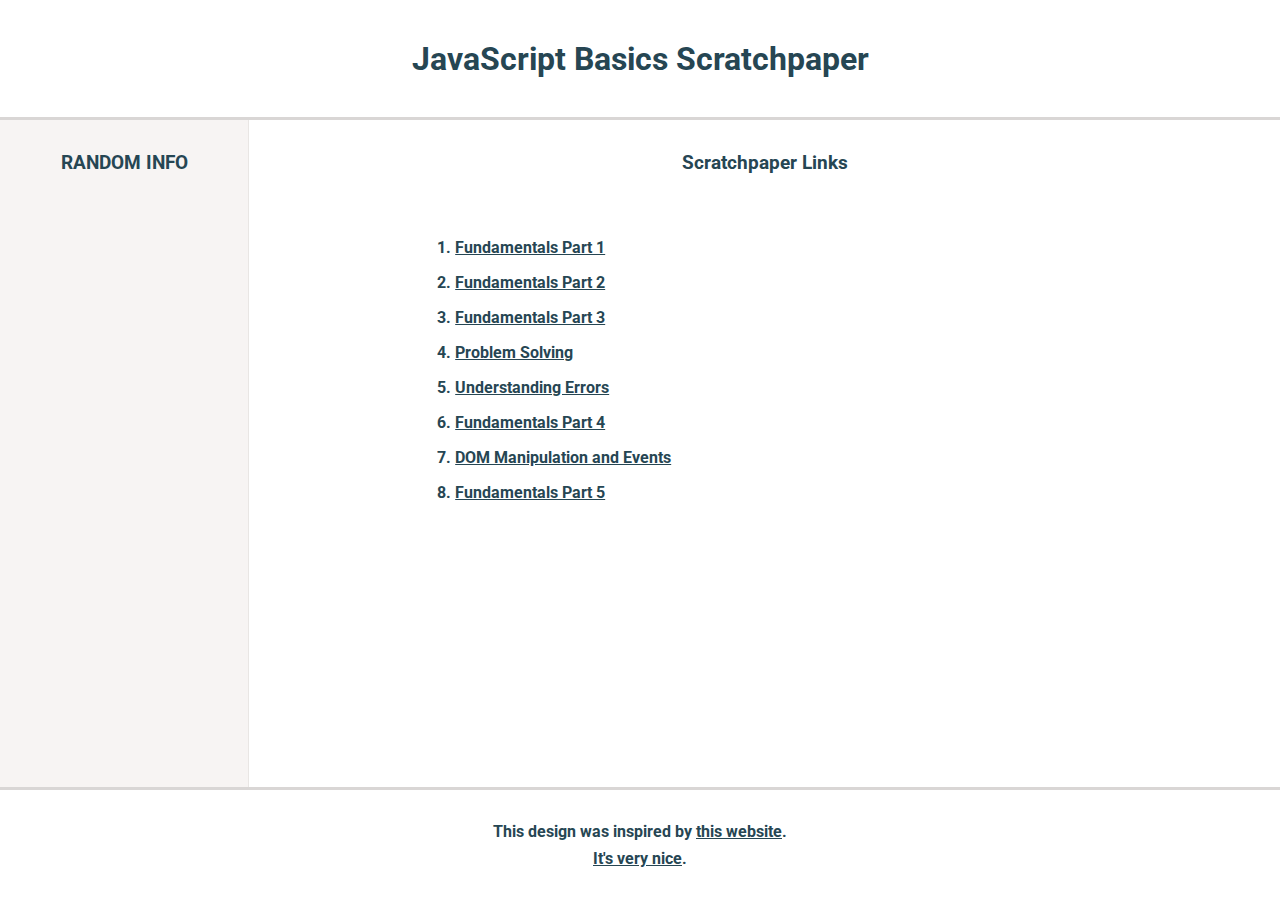
<file: index.html>
<!DOCTYPE html>
<html lang="en">
<head>
	<meta charset="UTF-8">
	<meta http-equiv="X-UA-Compatible" content="IE=edge">
	<meta name="viewport" content="width=device-width, initial-scale=1.0">
	<title>JavaScript Basics Scratchpaper</title>
	<link rel="stylesheet" href="./styles/index.css">
</head>
<body>
	<header>
		<h1>JavaScript Basics Scratchpaper</h1>
	</header>
	<div class="content">
		<div class="sidebar">
			<div class="title">
					<h3>RANDOM INFO</h3>
			</div>
		</div>
		<div class="link-section">
			<div class="title">
					<h3>Scratchpaper Links</h3>
			</div>
			<ol>
				<li><a href="./pages/fundamentals-part-1.html">Fundamentals Part 1</a></li>
				<li><a href="./pages/fundamentals-part-2.html">Fundamentals Part 2</a></li>
				<li><a href="./pages/fundamentals-part-3.html">Fundamentals Part 3</a></li>
				<li><a href="./pages/problem-solving.html">Problem Solving</a></li>
				<li><a href="./pages/understsanding-errors.html">Understanding Errors</a></li>
				<li><a href="./pages/fundamentals-part-4.html">Fundamentals Part 4</a></li>
				<li><a href="./pages/dom-manipulation-and-events.html">DOM Manipulation and Events</a></li>
				<li><a href="./pages/fundamentals-part-5.html">Fundamentals Part 5</a></li>
			</ol>
		</div>
	</div>
	<footer>
		<div>This design was inspired by <a href="https://javascript.info/variables">this website</a>.</div>
		<div><a href="https://youtu.be/LBduNcf1eQc">It's very nice</a>.</div>
	</footer>
</body>
</html>
</file>
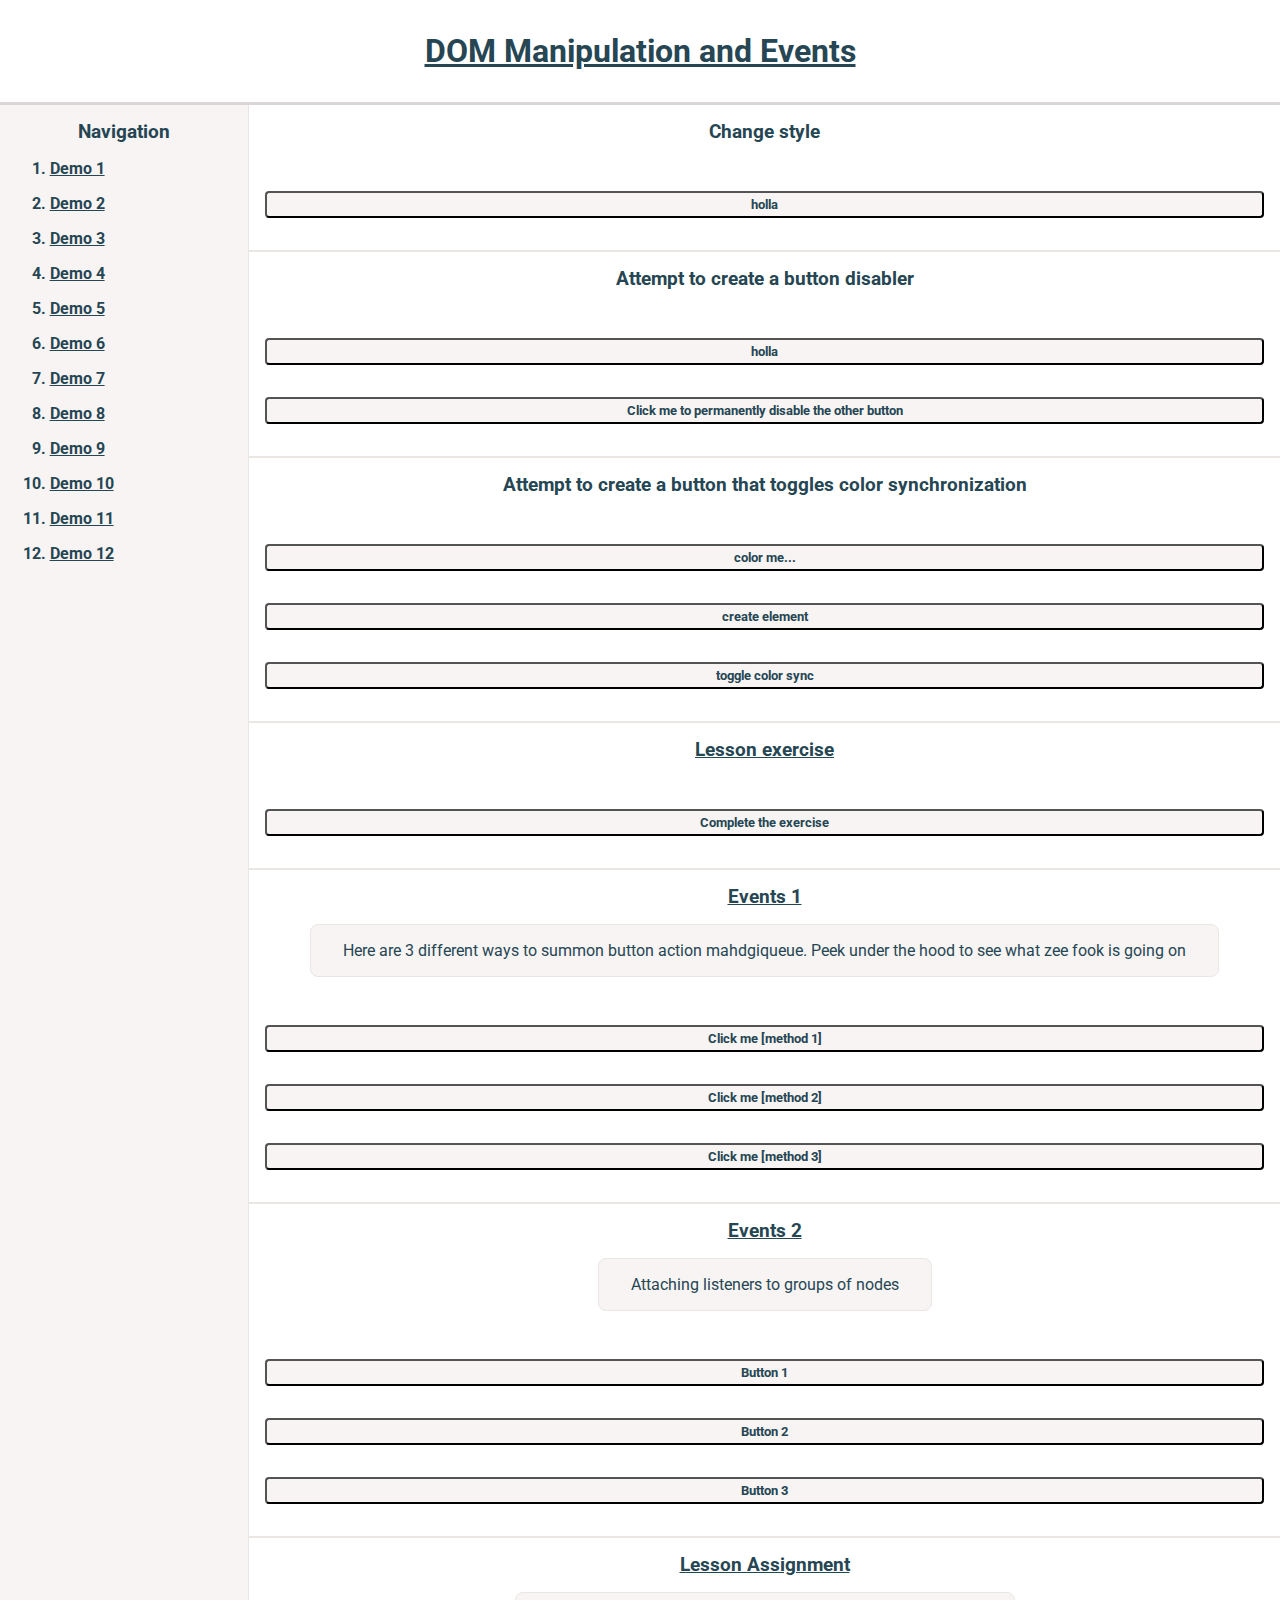
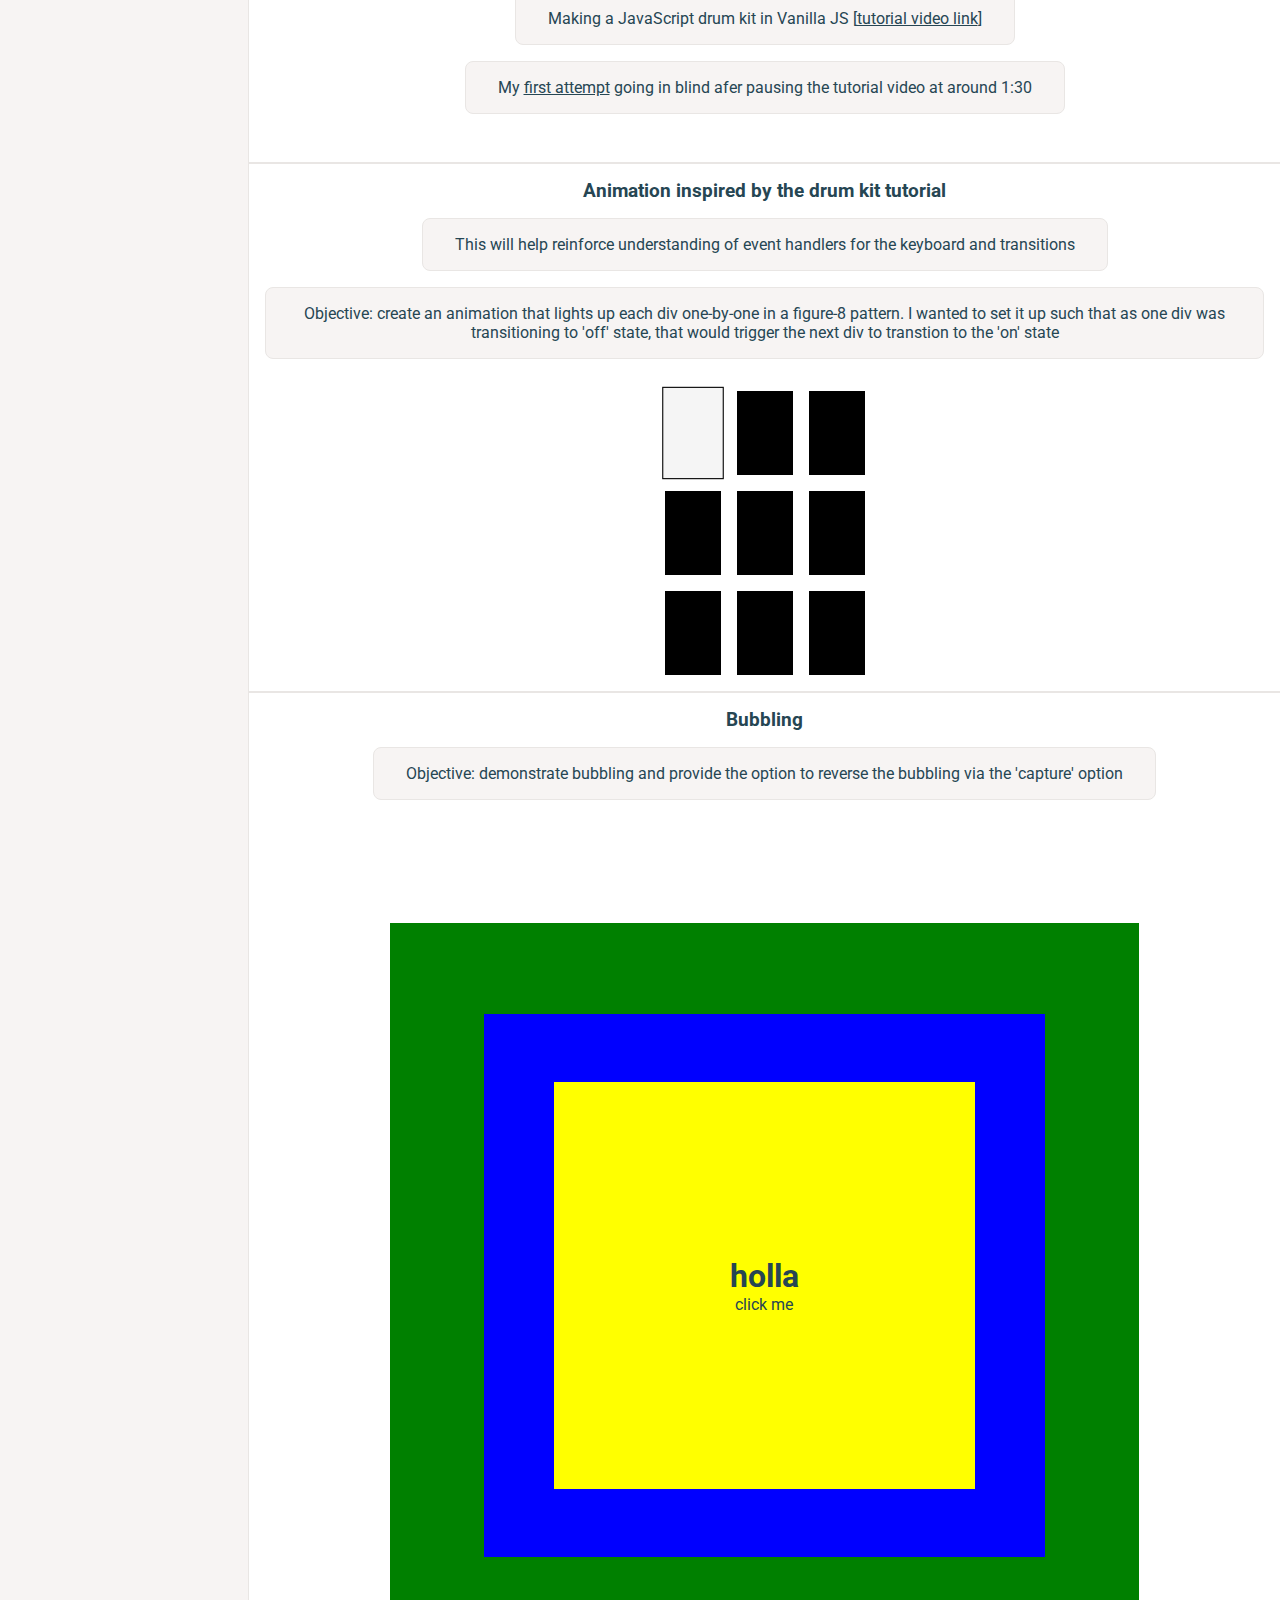
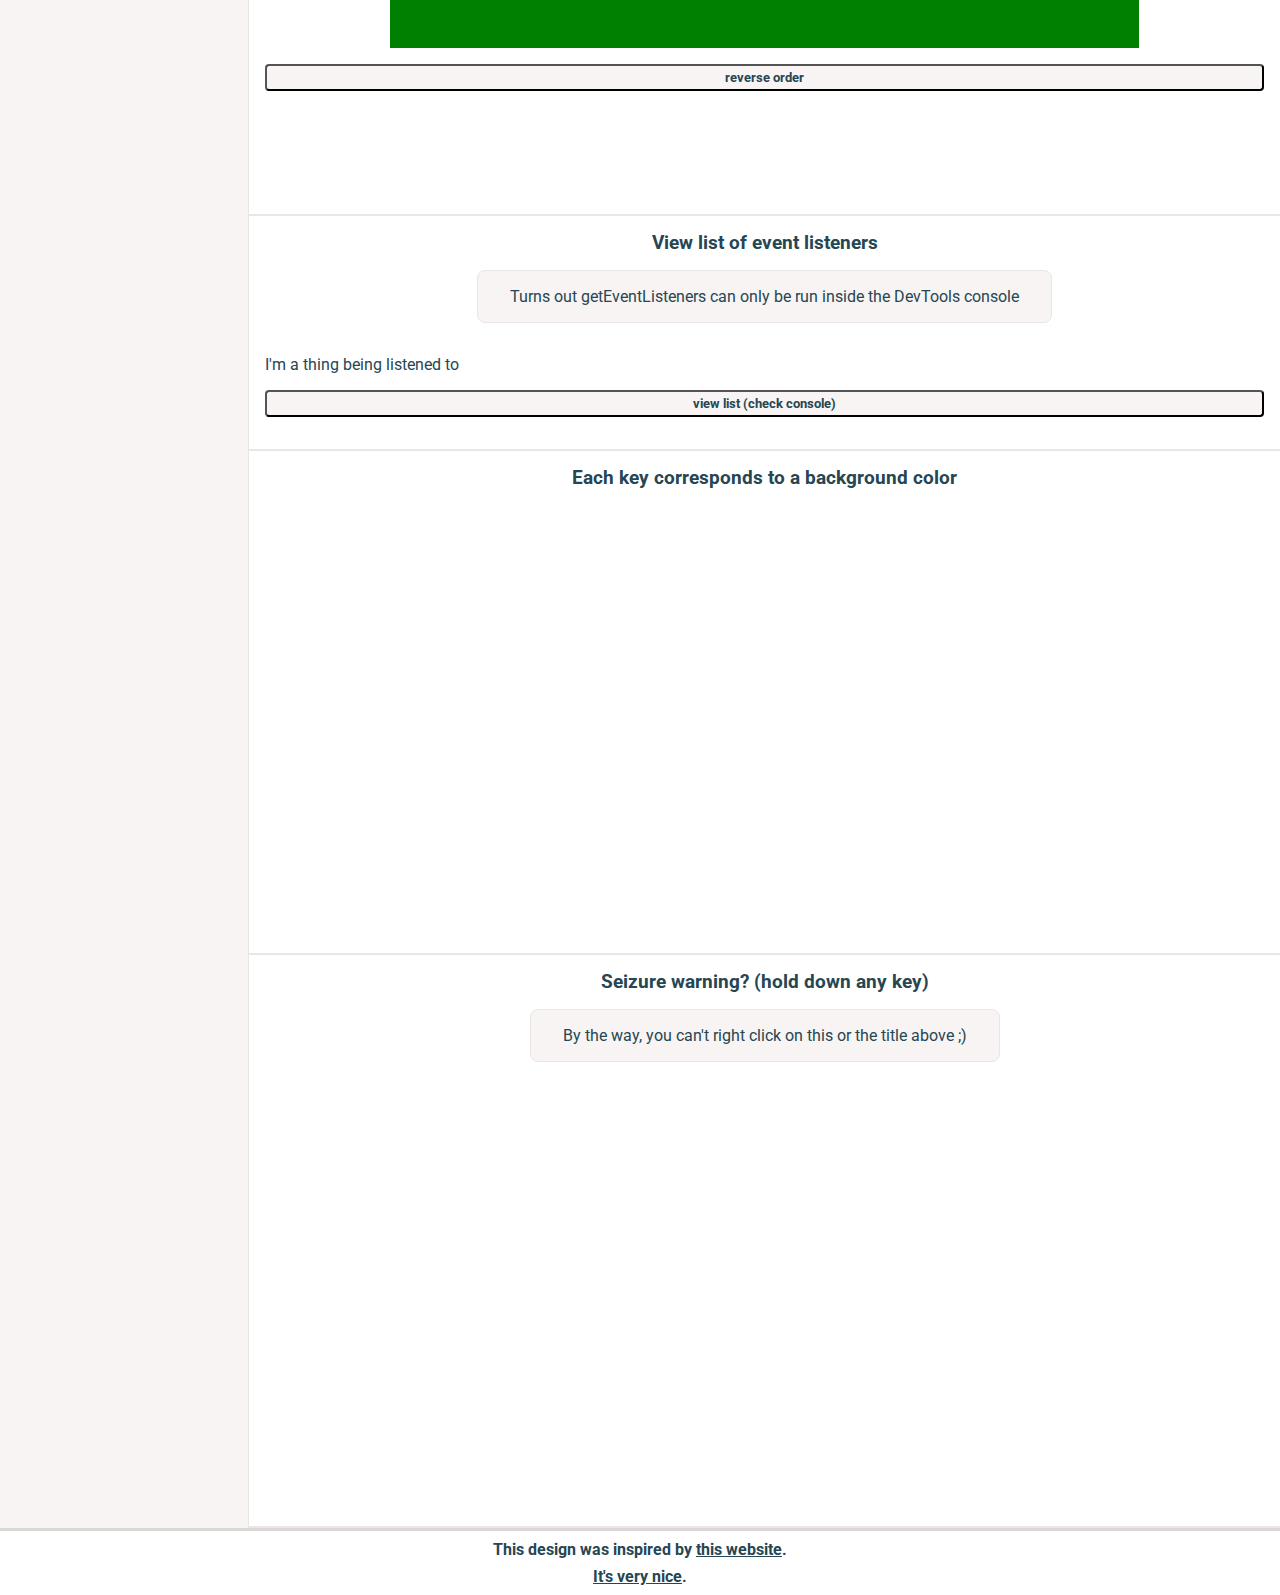
<file: pages/dom-manipulation-and-events.html>
<!DOCTYPE html>
<html lang="en">
<head>
   <meta charset="UTF-8">
   <meta http-equiv="X-UA-Compatible" content="IE=edge">
   <meta name="viewport" content="width=device-width, initial-scale=1.0">
   <title>DOM Manipulation and Events</title>
   <link rel="stylesheet" href="../styles/dom-manipulation-and-events.css">
   <script src="../js/dom-manipulation-and-events.js" defer></script>
</head>
<body>
   <header>
      <h1><a href="https://www.theodinproject.com/lessons/foundations-dom-manipulation-and-events">DOM Manipulation and Events</a></h1>
   </header>
   <div class="content-container">
      <div class="sidebar">

         <div class="title">
            <h3>Navigation</h3>
         </div>
         <div class="page-nav-link">
               <ol>
                  <li><a href="#title-1">Demo 1</a></li>
                  <li><a href="#title-2">Demo 2</a></li>
                  <li><a href="#title-3">Demo 3</a></li>
                  <li><a href="#title-4">Demo 4</a></li>
                  <li><a href="#title-5">Demo 5</a></li>
                  <li><a href="#title-6">Demo 6</a></li>
                  <li><a href="#title-7">Demo 7</a></li>
                  <li><a href="#title-8">Demo 8</a></li>
                  <li><a href="#title-9">Demo 9</a></li>
                  <li><a href="#title-10">Demo 10</a></li>
                  <li><a href="#title-11">Demo 11</a></li>
                  <li><a href="#title-12">Demo 12</a></li>
               </ol>
         </div>

      </div>
      <div class="content">

         <div class="title" id="title-1">
            <h3 id="demo-header-1">Change style</h3>
         </div>
         <div>
            <button id="demo-button-1">holla</button>
         </div>

         <div class="title" id="title-2">
            <h3 id="demo-header-2">Attempt to create a button disabler</h3>
         </div>
         <div>
            <button id="demo-button-2">holla</button>
            <button id="demo-button-2-disabler">Click me to permanently disable the other button</button>
         </div>

         <div class="title"  id="title-3">
            <h3 id="demo-header-3" class="change-my-color">Attempt to create a button that toggles color synchronization</h3>
         </div>
         <div id="content-3">
            <button id="demo-button-3-change-color">color me...</button>
            <button id="demo-button-3-create-element">create element</button>
            <button id="demo-button-3-toggle-color-sync">toggle color sync</button>
         </div>

         <div class="title"  id="title-4">
            <h3 id="demo-header-4"><a href="https://www.theodinproject.com/lessons/foundations-dom-manipulation-and-events">Lesson exercise</a></h3>
         </div>
         <div id="content-4">
            <button id="demo-button-4">Complete the exercise</button>
         </div>

         <div class="title"  id="title-5">
            <h3 id="demo-header-5"><a href="https://www.theodinproject.com/lessons/foundations-dom-manipulation-and-events">Events 1</a></h3>
            <p>Here are 3 different ways to summon button action mahdgiqueue. Peek under the hood to see what zee fook is going on</p>
         </div>
         <div id="content-5">
            <button onclick="alert('Hello world')" id="demo-button-5-method-1">Click me [method 1]</button>
            <button id="demo-button-5-method-2">Click me [method 2]</button>
            <button id="demo-button-5-method-3">Click me [method 3]</button>
         </div>

         <div class="title"  id="title-6">
            <h3 id="demo-header-6"><a href="https://www.theodinproject.com/lessons/foundations-dom-manipulation-and-events">Events 2</a></h3>
            <p>Attaching listeners to groups of nodes</p>
         </div>
         <div id="content-6">
            <button id="demo-button-6-method-1">Button 1</button>
            <button id="demo-button-6-method-2">Button 2</button>
            <button id="demo-button-6-method-3">Button 3</button>
         </div>

         <div class="title"  id="title-7">
            <h3 id="demo-header-7"><a href="https://www.theodinproject.com/lessons/foundations-dom-manipulation-and-events#assignment">Lesson Assignment</a></h3>
            <p>Making a JavaScript drum kit in Vanilla JS [<a href="https://www.youtube.com/watch?v=VuN8qwZoego">tutorial video link</a>]</p>
            <p>My <a href="./drum-kit-vanilla-js.html">first attempt</a> going in blind afer pausing the tutorial video at around 1:30</p>
         </div>
         <div id="content-7">
         </div>

         <div class="title"  id="title-8">
            <h3 id="demo-header-8">Animation inspired by the drum kit tutorial</h3>
            <p>This will help reinforce understanding of event handlers for the keyboard and transitions</p>
            <p>Objective: create an animation that lights up each div one-by-one in a figure-8 pattern. I wanted to set it up such that as one div was transitioning to 'off' state, that would trigger the next div to transtion to the 'on' state</p>
         </div>
         <div id="content-8">
            <div id="group-1" class="led-group">
               <div id="led-1" class="led"></div>
               <div id="led-2" class="led"></div>
               <div id="led-3" class="led"></div>
            </div>
            <div id="group-2" class="led-group">
               <div id="led-4" class="led"></div>
               <div id="led-5" class="led"></div>
               <div id="led-6" class="led"></div>
            </div>
            <div id="group-3" class="led-group">
               <div id="led-7" class="led"></div>
               <div id="led-8" class="led"></div>
               <div id="led-9" class="led"></div>
            </div>
         </div>

         <div class="title"  id="title-9">
            <h3>Bubbling</h3>
            <p>Objective: demonstrate bubbling and provide the option to reverse the bubbling via the 'capture' option</p>
         </div>
         <div id="content-9">
            <div class="one">
               <div class="two">
                  <div class="three">
                     <h1>holla</h1>
                     <p>click me</p>
                  </div>
               </div>
            </div>
            <button id="demo-9-button">reverse order</button>
         </div>

         <div class="title"  id="title-10">
            <h3>View list of event listeners</h3>
            <p>Turns out getEventListeners can only be run inside the DevTools console</p>
         </div>
         <div id="content-10">
            <p>I'm a thing being listened to</p>
            <button id="demo-10-button">view list (check console)</button>
         </div>

         <div class="title"  id="title-11">
            <h3>Each key corresponds to a background color</h3>
         </div>
         <div id="content-11">
         </div>

         <div class="title" id="title-12">
            <h3>Seizure warning? (hold down any key)</h3>
            <p>By the way, you can't right click on this or the title above ;)</p>
         </div>
         <div id="content-12">
         </div>

      </div>
   </div>
   <footer>
      <div>This design was inspired by <a href="https://javascript.info/variables">this website</a>.</div>
      <div><a href="https://youtu.be/LBduNcf1eQc">It's very nice</a>.</div>
   </footer>
</body>
</html>
</file>
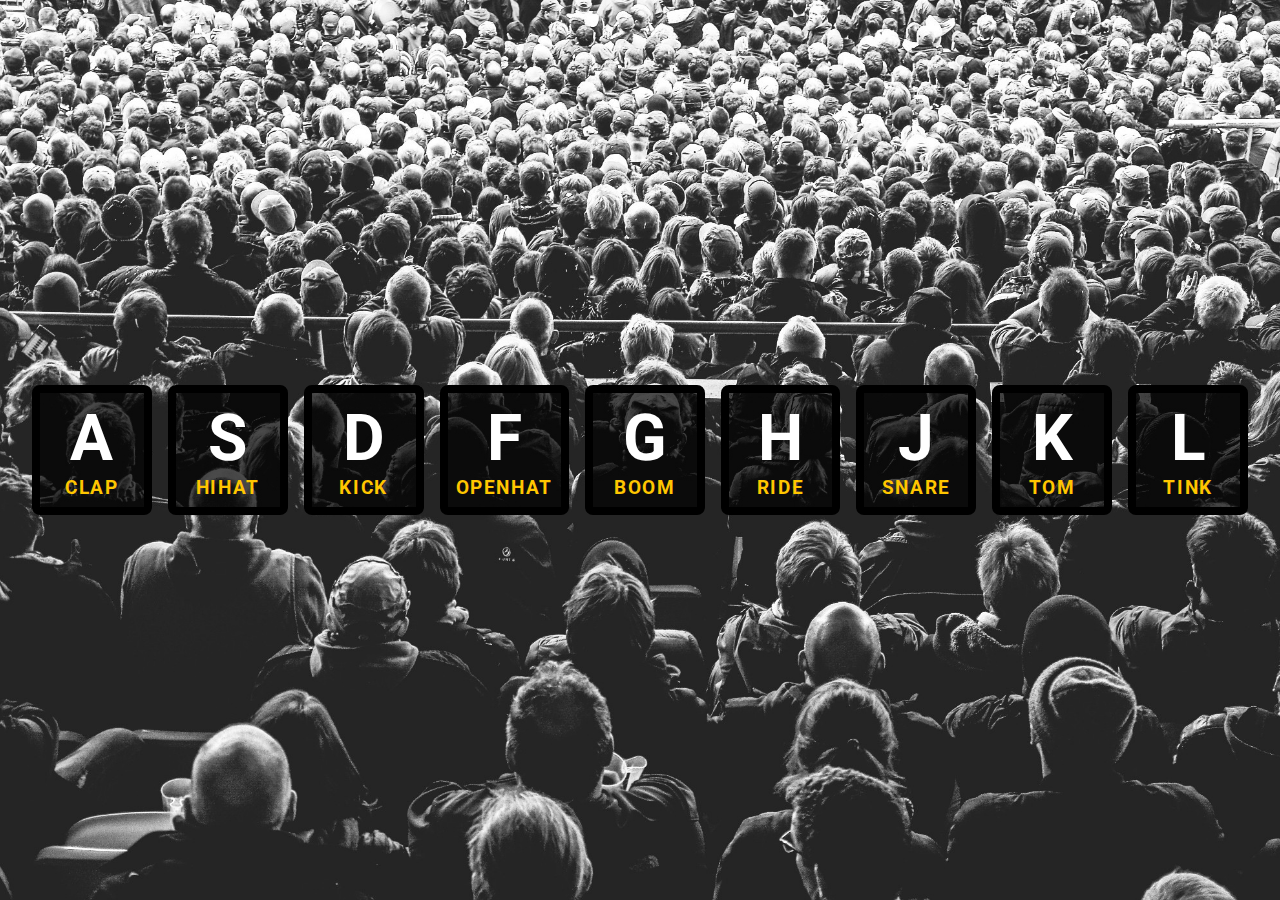
<file: pages/drum-kit-vanilla-js.html>
<!DOCTYPE html>
<html lang="en">
<head>
   <meta charset="UTF-8">
   <meta http-equiv="X-UA-Compatible" content="IE=edge">
   <meta name="viewport" content="width=device-width, initial-scale=1.0">
   <title>JavaScript Drum Kit in Vanilla JS</title>
   <link rel="stylesheet" href="../styles/drum-kit-vanilla-js.css">
   <script src="../js/drum-kit-vanilla-js.js" defer></script>
</head>
<body>
   <div class="drum-kit-container">
      <div class="drum-kit-item code-a" id="clap">
         <kbd>A</kbd>
         <p>CLAP</p>
      </div>
      <div class="drum-kit-item code-s" id="hihat">
         <kbd>S</kbd>
         <p>HIHAT</p>
      </div>
      <div class="drum-kit-item code-d" id="kick">
         <kbd>D</kbd>
         <p>KICK</p>
      </div>
      <div class="drum-kit-item code-f" id="openhat">
         <kbd>F</kbd>
         <p>OPENHAT</p>
      </div>
      <div class="drum-kit-item code-g" id="boom">
         <kbd>G</kbd>
         <p>BOOM</p>
      </div>
      <div class="drum-kit-item code-h" id="ride">
         <kbd>H</kbd>
         <p>RIDE</p>
      </div>
      <div class="drum-kit-item code-j" id="snare">
         <kbd>J</kbd>
         <p>SNARE</p>
      </div>
      <div class="drum-kit-item code-k" id="tom">
         <kbd>K</kbd>
         <p>TOM</p>
      </div>
      <div class="drum-kit-item code-l" id="tink">
         <kbd>L</kbd>
         <p>TINK</p>
      </div>
   </div>

   <!-- add audio source -->
   <audio id="code-a" src="../sounds/drum-kit/clap.wav"></audio>
   <audio id="code-s" src="../sounds/drum-kit/hihat.wav"></audio>
   <audio id="code-d" src="../sounds/drum-kit/kick.wav"></audio>
   <audio id="code-f" src="../sounds/drum-kit/openhat.wav"></audio>
   <audio id="code-g" src="../sounds/drum-kit/boom.wav"></audio>
   <audio id="code-h" src="../sounds/drum-kit/ride.wav"></audio>
   <audio id="code-j" src="../sounds/drum-kit/snare.wav"></audio>
   <audio id="code-k" src="../sounds/drum-kit/tom.wav"></audio>
   <audio id="code-l" src="../sounds/drum-kit/tink.wav"></audio>
</body>
</html>
</file>
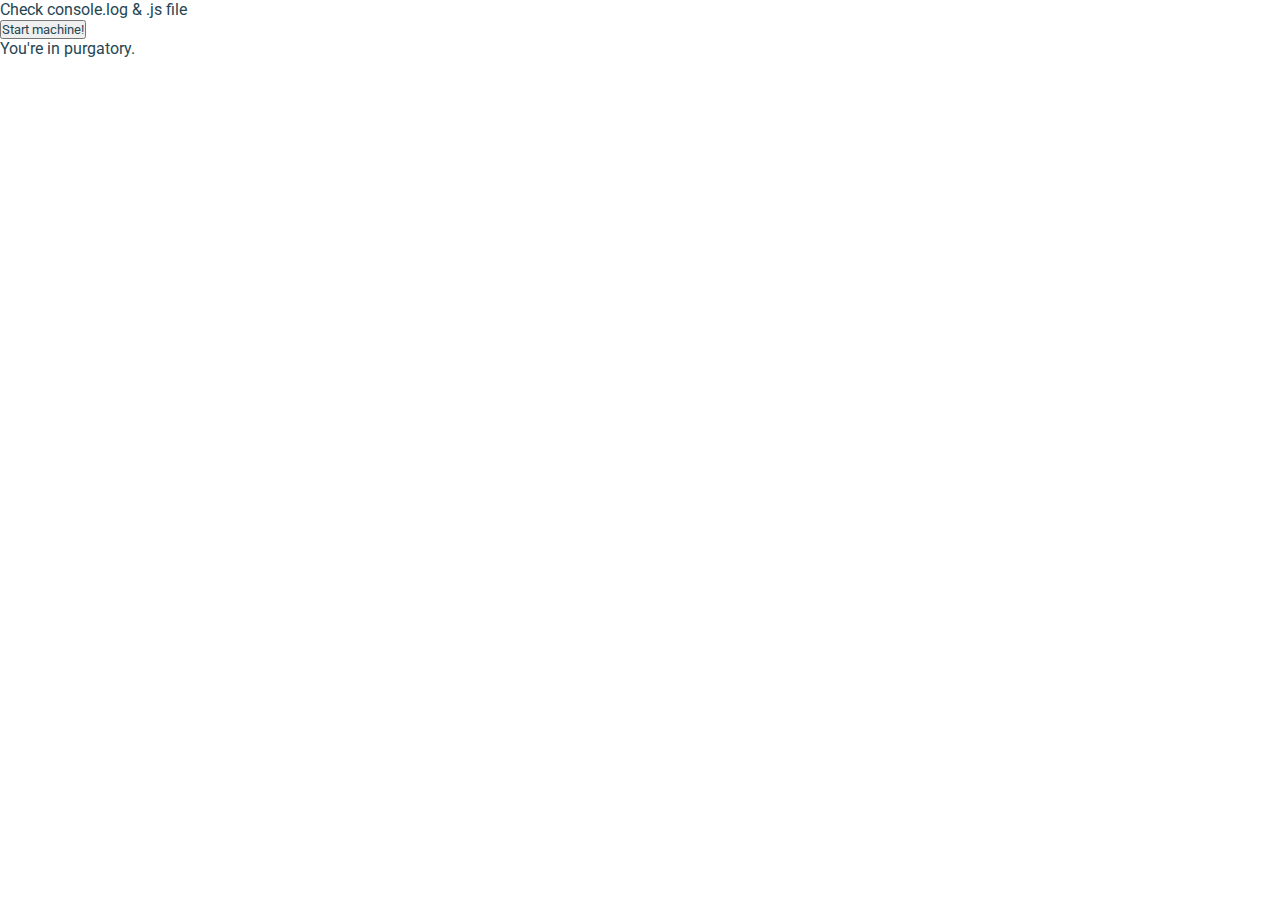
<file: pages/fundamentals-part-1.html>
<!DOCTYPE html>
<html lang="en">
<head>
    <meta charset="UTF-8">
    <meta http-equiv="X-UA-Compatible" content="IE=edge">
    <meta name="viewport" content="width=device-width, initial-scale=1.0">
    <title>Fundamentals Part 1</title>
    <link rel="stylesheet" href="../styles/fundamentals-part-1.css">
    <script src="../js/fundamentals-part-1.js"></script>
</head>
<body>
    <p>Check console.log & .js file</p>
    <script>
        let a = 10;
        const MAX = 57;
        let actual = MAX - 13;
        percentage = actual / MAX;
        console.log("Hello, World! straight from the HTML!");
        console.log(23 + 97);
        console.log(1 + 2 + 3 + 4 + 5 + 6);
        console.log((4 + 6 + 9) / 77);
        console.log("Onward!");
        console.log(a);
    </script>
    <button>Start machine!</button>
    <p>You're in purgatory.</p>
</body>
</html>

<!-- We're following the lesson linked below:

https://www.theodinproject.com/lessons/foundations-fundamentals-part-1#lesson-overview -->
</file>
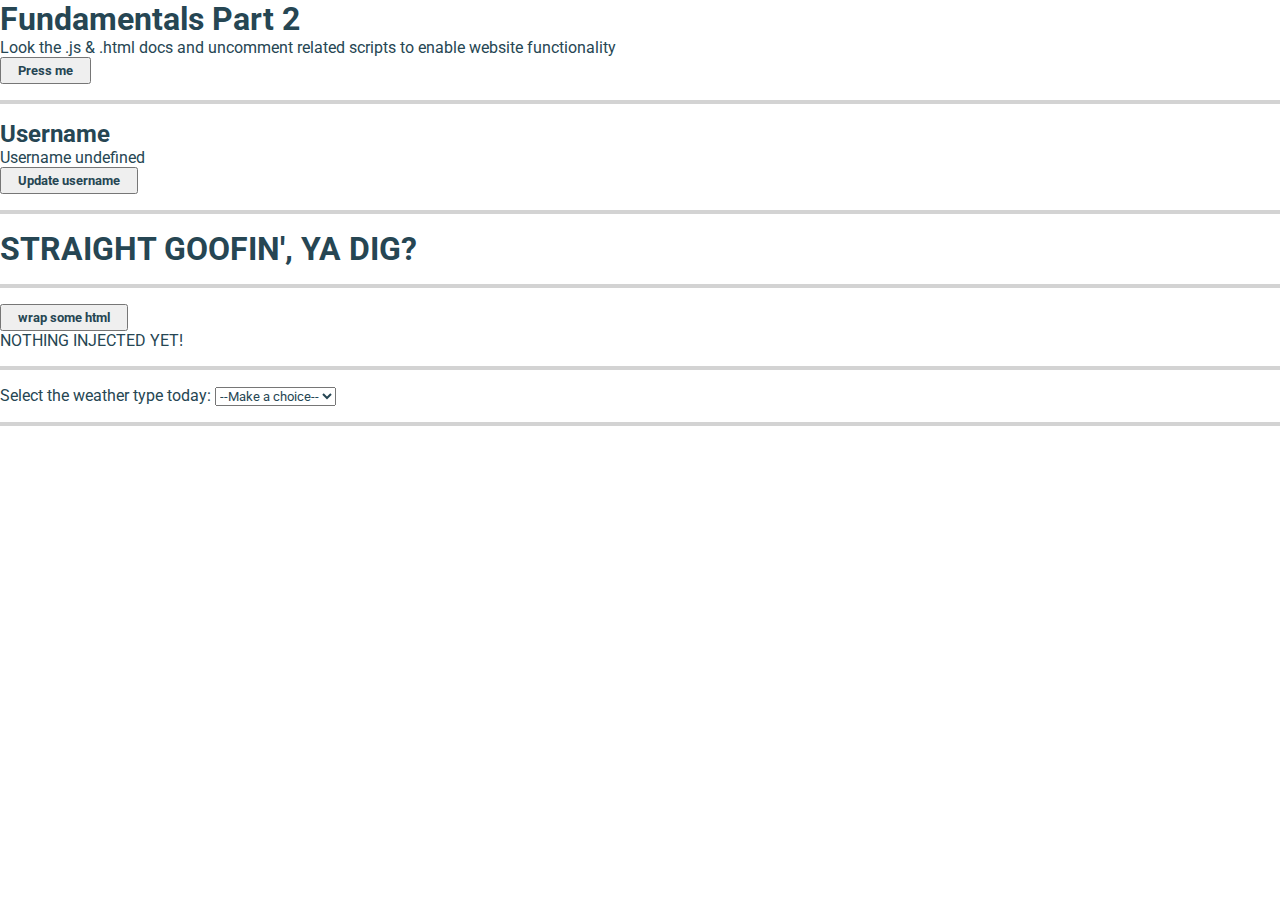
<file: pages/fundamentals-part-2.html>
<!DOCTYPE html>
<html lang="en">
<head>
    <meta charset="UTF-8">
    <meta http-equiv="X-UA-Compatible" content="IE=edge">
    <meta name="viewport" content="width=device-width, initial-scale=1.0">
    <title>Fundamentals Part 2</title>
    <link rel="stylesheet" href="../styles/fundamentals-part-2.css">
    <script src="../js/fundamentals-part-2.js"></script>
</head>
<body>
    <h1>Fundamentals Part 2</h1>
    <p>Look the .js & .html docs and uncomment related scripts to enable website functionality</p>
    <!-- <script>
        let name = 'Rafael';
        // alert(`The guy's name is ${name}`)
        console.log(`The guy's name is ${name}`);
        // Let's try nesting alerts inside of that ${} thing
        // Holy crap! It worked! (read in thick German accent)
        // alert(`The guy is ${`some goon named ${name}`}.`);
        let isGreater = 4 > 1;
        // alert(isGreater);
    </script> -->
    <button id="greet">Press me</button>
    <!-- <script>
        const button = document.querySelector("button");

        function greet() {
            const name = prompt("What is your name?");
            alert(`Hello ${name}, nice to see you!`);
        }

        document.getElementById("greet").addEventListener("click", greet);
    </script> -->
    <div class="lil-break"></div>
    <h2>Username</h2>
    <p id="username-status">Username undefined</p>
    <button id="username">Update username</button>
    <!-- <script>
        const button = document.querySelector("button");

        function updateUsername() {
            let newUsername = prompt("Enter your new username");
            document.getElementById("username-status").innerHTML = `Your username has been updated to ${newUsername} [length: ${newUsername.length}]`;
        }

        document.getElementById("username").addEventListener("click", updateUsername);
    </script> -->
    <div class="lil-break"></div>
    <h1>STRAIGHT GOOFIN', YA DIG?</h1>
    <div class="lil-break"></div>
    <button id="html-wrapper-text-button">wrap some html</button>
    <div id="html-wrapper-text">NOTHING INJECTED YET!</div>
    <!-- <script>
        // I don't think I need to create a const button as I've done above, blindly copying others' work... lol
        function injectBlinkingString() {
            document.getElementById("html-wrapper-text").innerHTML = "Huzzah! Injection successful!";
        }

        document.getElementById("html-wrapper-text-button").addEventListener("click", injectBlinkingString);
    </script> -->
    <div class="lil-break"></div>
    <!-- Copied from: https://developer.mozilla.org/en-US/docs/Learn/JavaScript/Building_blocks/conditionals#else_if -->
    <label for="weather">Select the weather type today: </label>
    <select id="weather">
        <option value="">--Make a choice--</option>
        <option value="sunny">Sunny</option>
        <option value="rainy">Rainy</option>
        <option value="snowing">Snowing</option>
        <option value="overcast">Overcast</option>
    </select>
    <p id="weather-paragraph"></p>
    <!-- <script>
        const select = document.querySelector("select");
        const para = document.getElementById("weather-paragraph");

        select.addEventListener("change", setWeather);

        function setWeather() {
            const choice = select.value;

            if (choice === "sunny") {
                para.textContent =
                "It is nice and sunny outside today. Wear shorts! Go to the beach, or the park, and get an ice cream.";
            } else if (choice === "rainy") {
                para.textContent =
                "Rain is falling outside; take a rain coat and an umbrella, and don't stay out for too long.";
            } else if (choice === "snowing") {
                para.textContent =
                "The snow is coming down — it is freezing! Best to stay in with a cup of hot chocolate, or go build a snowman.";
            } else if (choice === "overcast") {
                para.textContent =
                "It isn't raining, but the sky is grey and gloomy; it could turn any minute, so take a rain coat just in case.";
            } else {
                para.textContent = "";
            }
        }
    </script> -->
    <div class="lil-break"></div>
</body>
</html>

<!-- 
    true
    false
    false - wrong
    true
    false
    true - wrong
    false
 -->
</file>
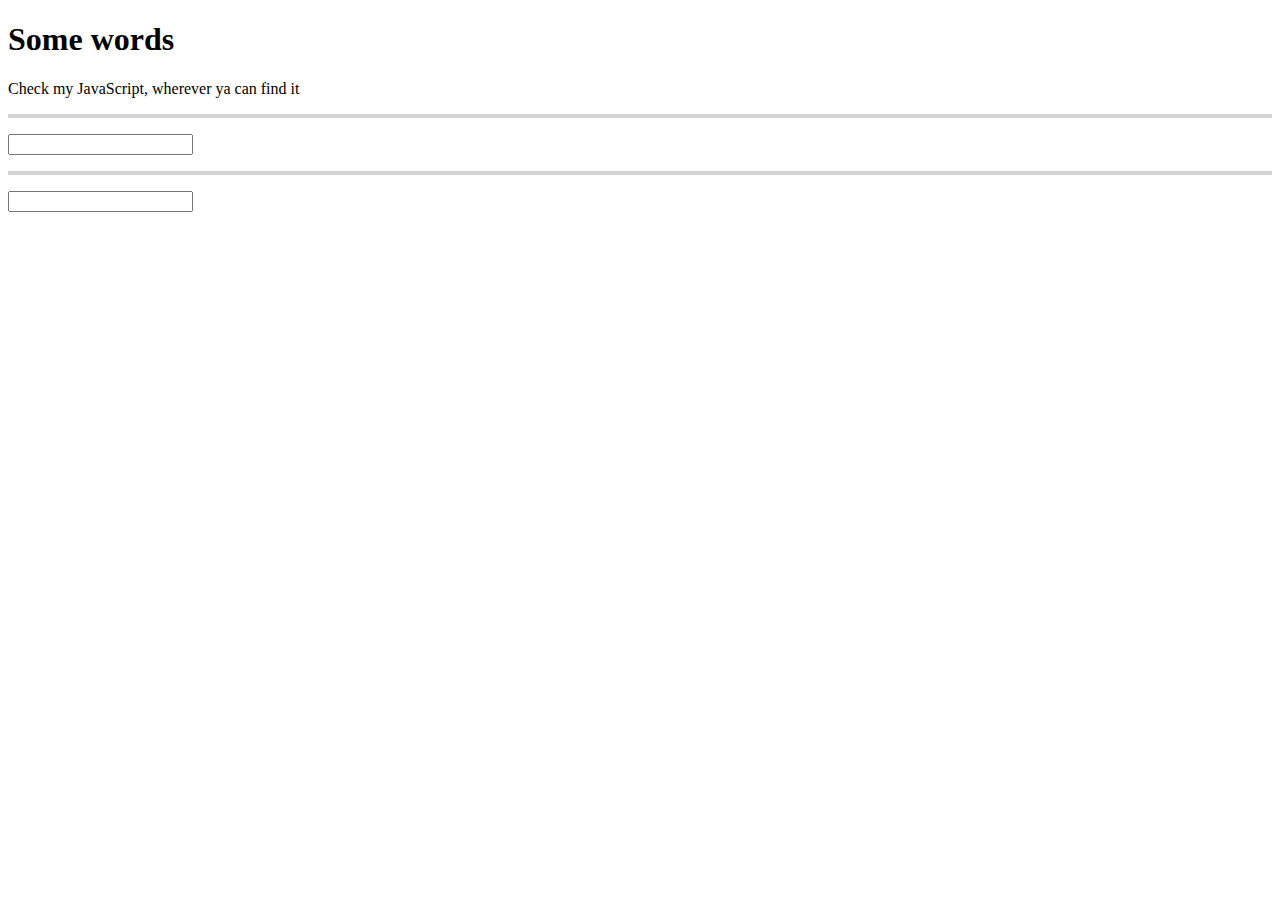
<file: pages/fundamentals-part-3.html>
<!DOCTYPE html>
<html lang="en">
<head>
    <meta charset="UTF-8">
    <meta http-equiv="X-UA-Compatible" content="IE=edge">
    <meta name="viewport" content="width=device-width, initial-scale=1.0">
    <title>Fundamentals Part 3</title>
    <link rel="stylesheet" href="../styles/fundamentals-part-3.css">
    <script src="../js/fundamentals-part-3.js"></script>
</head>
<body>
    <h1>Some words</h1>
    <p>Check my JavaScript, wherever ya can find it</p>
    <div class="divider"></div>
    <input type="text" id="textBoxKeyLogger">
    <!-- And this script holds the moment when my mind was blown... and to think this is the simplest form of keylogging... I think I'm moving out to the mountains
    <script>
        const textBox = document.getElementById("textBoxKeyLogger");
        
        textBox.addEventListener("keydown", function (event) {
            console.log(`Key: "${event.key}"`);
        });
    </script> -->
    <!-- This is another variation of the keylogger JS above, except using an arrow function instead -->
    <!-- This shit is giving me anxiety, thinking about the complete lack of privacy online... -->
    <!-- <script>
        document.getElementById("textBoxKeyLogger").addEventListener("keydown", event => {
            console.log(`key: ${event.key}`);
        })
    </script> -->
    <!-- Copied from here: https://developer.mozilla.org/en-US/docs/Learn/JavaScript/Building_blocks/Functions#active_learning_playing_with_scope -->
    <!-- <script>
        const x = 1;

        function a() {
           const y = 2;
           output(z);
        }

        function b() {
          const z = 3;
          output(y);
        }

        function output(value) {
            const para = document.createElement('p');
            document.body.appendChild(para);
            para.textContent = `Value: ${value}`;
        }
    </script> -->
    <div class="divider"></div>
    <!-- Copied from here: https://developer.mozilla.org/en-US/docs/Learn/JavaScript/Building_blocks/Return_values#active_learning_our_own_return_value_function -->
    <input class="numberInput" type="text">
    <p id="disMyShit"></p>

    <script>
        const input = document.querySelector('.numberInput');
        const para = document.querySelector('#disMyShit');
        
        function squared(num) {
            return num * num;
        }

        function cubed(num) {
            return num * num * num;
        }

        function factorial(num) {
            if (num < 0) return undefined;
            if (num === 0) return 1;
            let x = num - 1;
            while (x > 1) {
                num *= x;
                x--;
            }
            return num;
        }

        input.addEventListener("change", () => {
            const num = parseFloat(input.value);
            if (isNaN(num)) {
                para.textContent = "You need to enter a number!";
            } else {
                para.textContent = `${num} squared is ${squared(num)}. `;
                para.textContent += `${num} cubed is ${cubed(num)}. `;
                para.textContent += `${num} factorial is ${factorial(num)}. `;
            }
        });
    </script>
</body>
</html>

<!-- The following are just notes
<script>
    {
        age > 18 ? return true : return confirm();
    }

    {
        return age > 18 || return confirm();
    }
    function min(a, b) {
        return a < b ? a : b;
    }
    function pow(x, n) {
        let result;

        for (let i = 1; i < n; i++) {
            result *= x;
        }

        return result;
    }
</script> -->

<!-- Blindly creating a welcome function that changes based on age
<script>
    let age = prompt("Enter age");
    
    // // This is the most compact form. Next, we'll expand it a little
    // let welcome = age >= 18 ?
        // () => alert("Welcome, good sir") :
        // () => alert("Hi, kid");

    // // Expanded arrow function to function expression (anon func?)
    // let welcome = age >= 18 ?
    //     function () { alert("Welcome, good sir") } :
    //     function () { alert("Hi, kid") } ;

    // // This was my first blind attempt. Seems assigning a value to a variable using conditional 'if' can only be done via ternary operators
    // let welcome = if (age >= 18) {
    //     function () {
    //         alert("Welcome, good sir");
    //     }
    // } else {
    //     function () { alert("Hi, kid");
    // }

    // // Here's how to do it correctly
    // let welcome;

    // if (age >= 18) {
    //     welcome = function () {
    //         alert("Welcome, good sir");
    //     }
    // } else {
    //     welcome = function () {
    //         alert("Hi, kid");
    //     }
    // }
    
    welcome();
</script> -->

<!-- Completing this task: https://javascript.info/arrow-functions-basics#rewrite-with-arrow-functions
<script>
    function ask(question, yes, no) {
        if (confirm(question)) yes();
        else no();
    }

    ask(
        "Do you agree?",
        // function() { alert("You agreed."); },
        () => alert("You agreed."),
        // (function() { alert("You canceled the execution."); })
        () => alert("You canceled the execution.")
    );
</script> -->
</file>
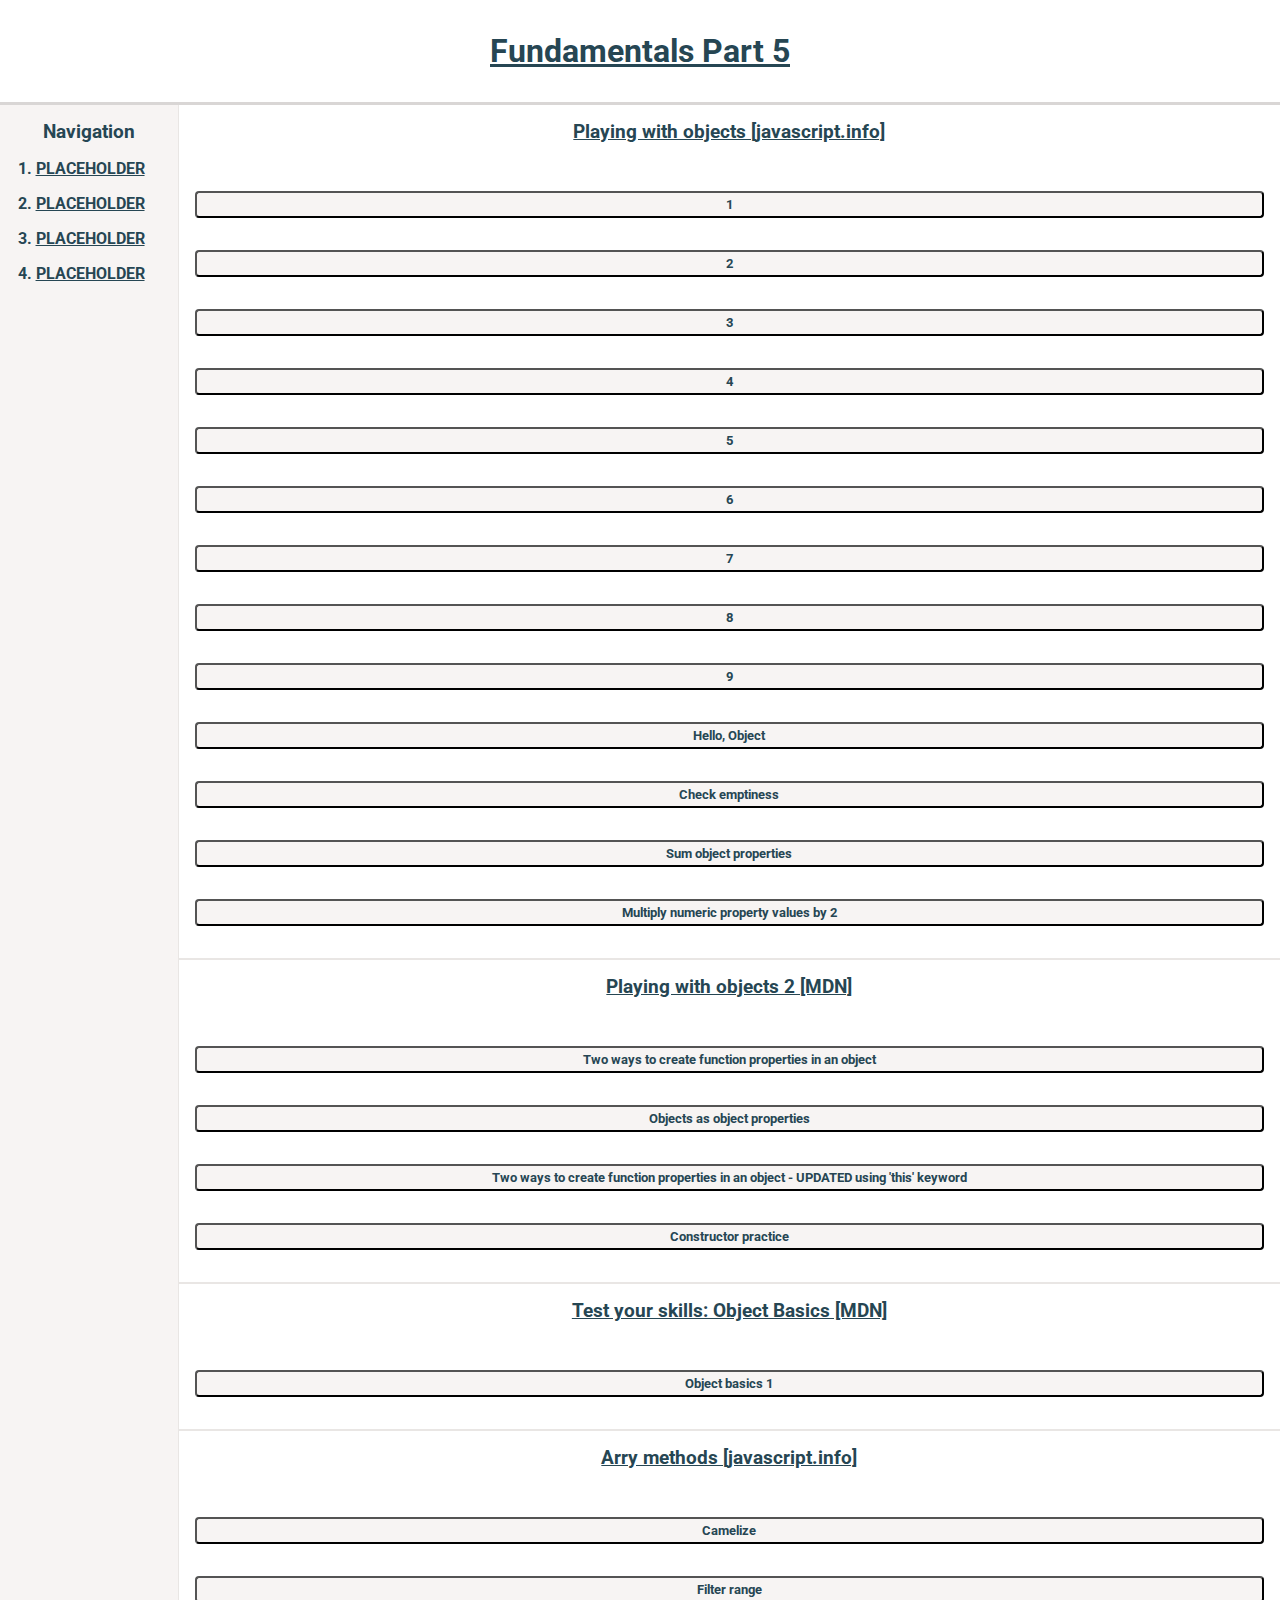
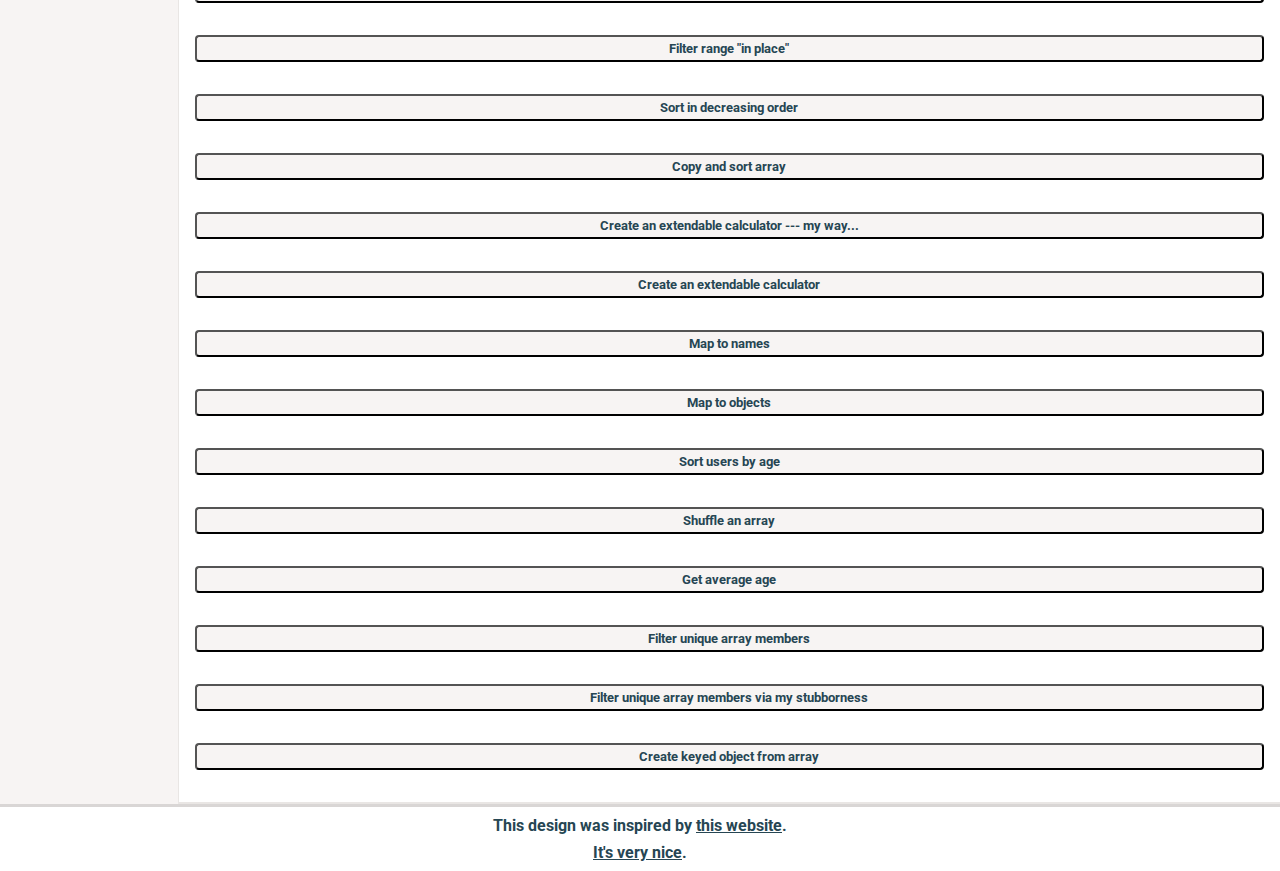
<file: pages/fundamentals-part-5.html>
<!DOCTYPE html>
<html lang="en">
<head>
   <meta charset="UTF-8">
   <meta http-equiv="X-UA-Compatible" content="IE=edge">
   <meta name="viewport" content="width=device-width, initial-scale=1.0">
   <title>Fundamentals Part 5</title>
   <link rel="stylesheet" href="../styles/fundamentals-part-5.css">
   <script src="../js/fundamentals-part-5.js" defer></script>
</head>
<body>
   <header>
      <h1><a href="https://www.theodinproject.com/lessons/foundations-fundamentals-part-5">Fundamentals Part 5</a></h1>
   </header>
   <div class="content-container">
      <div class="sidebar">
         <div class="title">
            <h3>Navigation</h3>
         </div>
         <div class="page-nav-link">
            <ol>
               <li><a href="#">PLACEHOLDER</a></li>
               <li><a href="#">PLACEHOLDER</a></li>
               <li><a href="#">PLACEHOLDER</a></li>
               <li><a href="#">PLACEHOLDER</a></li>
            </ol>
         </div>
      </div>
      <div class="content">
         <div class="title" id="#">
            <h3><a href="https://javascript.info/object">Playing with objects [javascript.info]</a></h3>
         </div>
         <div id="practice1">
            <button id="objectPropertyTest">1</button>
            <button id="objectPropertyTest2">2</button>
            <button id="objectPropertyTest3">3</button>
            <button id="objectPropertyTest4">4</button>
            <button id="objectPropertyTest5">5</button>
            <button id="objectPropertyTest6">6</button>
            <button id="objectPropertyTest7">7</button>
            <button id="objectPropertyTest8">8</button>
            <button id="objectPropertyTest9">9</button>
            <button id="helloObject">Hello, Object</button>
            <button id="checkEmptiness">Check emptiness</button>
            <button id="sumObjectProperties">Sum object properties</button>
            <button id="multiplyNumericPropertyValuesBy2">Multiply numeric property values by 2</button>
         </div>
         <div class="title" id="#">
            <h3><a href="https://developer.mozilla.org/en-US/docs/Learn/JavaScript/Objects/Basics">Playing with objects 2 [MDN]</a></h3>
         </div>
         <div id="practice2">
            <button id="prac2test1">Two ways to create function properties in an object</button>
            <button id="prac2test2">Objects as object properties</button>
            <button id="prac2test3">Two ways to create function properties in an object - UPDATED using 'this' keyword</button>
            <button id="prac2test4">Constructor practice</button>
         </div>
         <div class="title" id="#">
            <h3><a href="https://developer.mozilla.org/en-US/docs/Learn/JavaScript/Objects/Test_your_skills:_Object_basics">Test your skills: Object Basics [MDN]</a></h3>
         </div>
         <div id="practice3">
            <button id="prac3test1">Object basics 1</button>
         </div>
         <div class="title" id="#">
            <h3><a href="https://javascript.info/array-methods">Arry methods [javascript.info]</a></h3>
         </div>
         <div id="practice4">
            <button id="camelize">Camelize</button>
            <button id="filterRange">Filter range</button>
            <button id="filterRangeInPlace">Filter range "in place"</button>
            <button id="sortInDecreasingOrder">Sort in decreasing order</button>
            <button id="copyAndSortArray">Copy and sort array</button>
            <button id="extendableCalc">Create an extendable calculator --- my way...</button>
            <button id="extendableCalc2">Create an extendable calculator</button>
            <button id="mapToNames">Map to names</button>
            <button id="mapToObjects">Map to objects</button>
         </div>
      </div>
   </div>
   <footer>
      <div>This design was inspired by <a href="https://javascript.info/variables">this website</a>.</div>
      <div><a href="https://youtu.be/LBduNcf1eQc">It's very nice</a>.</div>
   </footer>
</body>
</html>
</file>
<file: styles/index.css>
/* Begin boilerplate styles */
/* Please place all demo-specific styles after these boilerplate styles */

@import url(https://fonts.googleapis.com/css?family=Roboto:100,100italic,300,300italic,regular,italic,500,500italic,700,700italic,900,900italic);

* {
    margin: 0px;
    padding: 0px;
    box-sizing: border-box;
    color: #264653;
    font-family: 'Roboto', sans-serif;
}

body {
    display: flex;
    flex-direction: column;
    height: 100vh;
}

header,
footer {
    display: flex;
    justify-content: center;
    align-items: center;
    text-align: center;
    font-weight: bolder;
    min-height: 60px;
    max-height: 120px;
    padding: 32px 16px;
    flex: 1 0 auto;
    flex-direction: column;
    gap: 8px;
}

header {
    border-bottom: 3px solid #d9d6d5;
}

footer {
    flex: 0 1 auto;
}

.content {
    display: flex;
    flex-direction: row;
    flex: 1 1 auto;
    border-bottom: 3px solid #d9d6d5;
}

.content .sidebar {
    flex: 1 1 33vw;
    max-width: 249px;
    background-color: #f7f4f3;
    border-right: 1px solid #e9e6e4;
}

.content .link-section {
    flex: 1 1 auto;
    display: flex;
    flex-direction: column;
    gap: 32px;
}

.content .title {
    text-align: center;
    padding: 32px 16px;
}

a {
    /* text-decoration: none; */
}

ul,
ol {
    /* list-style-type: none; */
    display: flex;
    flex-direction: column;
    gap: 16px;
    font-weight: bold;
    padding-left: 20%;
}

/* End boilerplate styles */
/* Please place all demo-specific styles below */
</file>
<file: styles/dom-manipulation-and-events.css>
/* Begin boilerplate styles */
/* Please place all demo-specific styles after these boilerplate styles */

@import url(https://fonts.googleapis.com/css?family=Roboto:100,100italic,300,300italic,regular,italic,500,500italic,700,700italic,900,900italic);

* {
    margin: 0px;
    padding: 0px;
    box-sizing: border-box;
    color: #264653;
    font-family: 'Roboto', sans-serif;
    word-wrap: break-word; /* This is only here to prevent the <code> elements in the Navigation panel from bleeding outside their containers */
}

code {
    font-family: monospace;
    background-color: #f7f7f7;
    border: 1px solid #374151;
    border-radius: 4px;
    flex: inherit;
}

body {
    display: flex;
    flex-direction: column;
    height: 100vh;
}

header,
footer {
    display: flex;
    justify-content: center;
    align-items: center;
    text-align: center;
    font-weight: bolder;
    min-height: 60px;
    max-height: 120px;
    padding: 32px 16px;
    flex: 1 0 auto;
    flex-direction: column;
}

header {
    border-bottom: 3px solid #d9d6d5;
}

footer {
    flex: 0 1 auto;
    gap: 8px;
}

a {
    /* text-decoration: none; */
}

ul,
ol {
    /* list-style-type: none; */
    display: flex;
    flex-direction: column;
    gap: 16px;
    font-weight: bold;
    padding-left: 20%;
}

.content-container {
    display: flex;
    flex-direction: row;
    flex: 1 1 auto;
    border-bottom: 3px solid #d9d6d5;
}

.content-container .sidebar {
    flex: 1 1 33vw;
    max-width: 249px;
    background-color: #f7f4f3;
    border-right: 1px solid #e9e6e4;
}

.content-container .content {
    flex: 1 1 auto;
    display: flex;
    flex-direction: column;
}

.content-container > * > .title {
    text-align: center;
    padding: 16px 16px;
    border-bottom: none;
    display: flex;
    flex-direction: column;
    justify-content: center;
    align-items: center;
}

/* Begin styles for <p> elements under each content's title */
.content-container > * > .title > p {
    background-color: #f7f4f3;
    border-radius: 8px;
    border: 1px solid #e9e6e4;
    padding: 16px 32px;
    margin-top: 16px;
}
/* End styles for <p> elements */

.content > * {
    border-bottom: 2px solid #e9e6e4;
    padding: 16px 16px;
}

.content > * > button {
    padding: 4px 16px;
    font-weight: bold;
    width: 100%;
    background-color: #f7f4f3;
    border-radius: 4px;
    margin-top: 16px;
    margin-bottom: 16px;
}

/* End boilerplate styles */

/* Please place all demo-specific styles below */

#content-8 {
    display: flex;
    flex-direction: column;
    gap: 16px;
}

#content-8 > .led-group {
    display: flex;
    gap: 16px;
    justify-content: center;
    align-items: center;
}

#content-8 .led {
    border: 1px solid black;
    padding: 1px;
    height: 84px;
    width: 25%;
    max-width: 56px;
    background-color: black;
    transition: all 1.07s;
}

#content-8 > .led-group > .ledOn {
    background-color: whitesmoke;
    transform: scale(1.1);
}

/* demo 9 */
#content-9 {
    min-height: 1000px;
    display: flex;
    justify-content: center;
    align-items: center;
    flex-direction: column;
    flex: 1 1 auto;
}

#content-9 > .one {
    background-color: green;
    height: 75%;
    width: 75%;
    display: flex;
    justify-content: center;
    align-items: center;
}

#content-9 > .one > div {
    background-color: blue;
    height: 75%;
    width: 75%;
    display: flex;
    justify-content: center;
    align-items: center;
}

#content-9 > .one > div > div {
    background-color: yellow;
    height: 75%;
    width: 75%;
    display: flex;
    flex-direction: column;
    justify-content: center;
    align-items: center;
}

/* demo 11 */
#content-11 {
    height: 50vh;
}

/* demo 12 */
#content-12 {
    height: 50vh;
}
</file>
<file: styles/drum-kit-vanilla-js.css>
@import url(https://fonts.googleapis.com/css?family=Roboto:100,100italic,300,300italic,regular,italic,500,500italic,700,700italic,900,900italic);

* {
    margin: 0px;
    padding: 0px;
    box-sizing: border-box;
    color: #264653;
    font-family: 'Roboto', sans-serif;
    word-wrap: break-word; /* This is only here to prevent the <code> elements in the Navigation panel from bleeding outside their containers */
}

html {
   background: url('../images/drum-kit-background.jpg') bottom center;
   background-size: cover;
}

body {
   height: 100vh;
   width: 100vw;
   display: flex;
   justify-content: center;
   align-items: center;
}

code {
    font-family: monospace;
    background-color: #f7f7f7;
    border: 1px solid #374151;
    border-radius: 4px;
    flex: inherit;
}

.drum-kit-container {
   display: flex;
   justify-content: center;
   align-items: center;
   gap: 16px;
   flex: 1 1 auto;
   flex-wrap: wrap;
   padding: 32px;
}

.drum-kit-item {
   flex: 1 0 0;
   padding: 8px;
   border: 8px solid black;
   display: flex;
   justify-content: center;
   align-items: center;
   flex-direction: column;
   font-weight: bolder;
   border-radius: 8px;
   background-color: rgba(0, 0, 0, 0.7);
   transition: all .07s;
}

.drum-kit-item > * {
   flex: 0 1 auto;
}

.drum-kit-item > p {
   font-size: 1.2rem;
   text-transform: uppercase;
   letter-spacing: .1rem;
   color: #ffc600;
}

.drum-kit-item > kbd {
   color: white;
   font-size: 4rem;
}
 
.playing {
  transform: scale(1.1);
  border-color: #ffc600;
  box-shadow: 0 0 1rem #ffc600;
}

/* TROUBLESHOOTING */

.drum-kit-container {
   /* border: 4px solid orangered; */
}

body {
   /* border: 4px solid orangered; */
}

/* From the tutorial */

/* html {
   font-size: 10px;
   background: url('./background.jpg') bottom center;
   background-size: cover;
 }
 
 body,html {
   margin: 0;
   padding: 0;
   font-family: sans-serif;
 }
 
 .keys {
   display: flex;
   flex: 1;
   min-height: 100vh;
   align-items: center;
   justify-content: center;
 }
 
 .key {
   border: .4rem solid black;
   border-radius: .5rem;
   margin: 1rem;
   font-size: 1.5rem;
   padding: 1rem .5rem;
   transition: all .07s ease;
   width: 10rem;
   text-align: center;
   color: white;
   background: rgba(0,0,0,0.4);
   text-shadow: 0 0 .5rem black;
 }
 
 .sound {
 }  */
</file>
<file: styles/fundamentals-part-1.css>
@import url(https://fonts.googleapis.com/css?family=Roboto:100,100italic,300,300italic,regular,italic,500,500italic,700,700italic,900,900italic);

* {
    margin: 0px;
    padding: 0px;
    box-sizing: border-box;
    color: #264653;
    font-family: 'Roboto', sans-serif;
}
</file>
<file: styles/fundamentals-part-2.css>
@import url(https://fonts.googleapis.com/css?family=Roboto:100,100italic,300,300italic,regular,italic,500,500italic,700,700italic,900,900italic);

* {
    margin: 0px;
    padding: 0px;
    box-sizing: border-box;
    color: #264653;
    font-family: 'Roboto', sans-serif;
}

.lil-break {
    border: 2px solid lightgrey;
    margin: 16px 0px;
}

button {
    padding: 4px 16px;
    font-weight: bolder;
}
</file>
<file: styles/fundamentals-part-3.css>
.divider {
    border: 2px solid lightgrey;
    margin-top: 16px;
    margin-bottom: 16px;
}
</file>
<file: styles/fundamentals-part-5.css>
/* Begin boilerplate styles */
/* Please place all demo-specific styles after these boilerplate styles */

@import url(https://fonts.googleapis.com/css?family=Roboto:100,100italic,300,300italic,regular,italic,500,500italic,700,700italic,900,900italic);

* {
    margin: 0px;
    padding: 0px;
    box-sizing: border-box;
    color: #264653;
    font-family: 'Roboto', sans-serif;
    word-wrap: break-word; /* This is only here to prevent the <code> elements in the Navigation panel from bleeding outside their containers */
}

code {
    font-family: monospace;
    background-color: #f7f7f7;
    border: 1px solid #374151;
    border-radius: 4px;
    flex: inherit;
}

body {
    display: flex;
    flex-direction: column;
    height: 100vh;
}

header,
footer {
    display: flex;
    justify-content: center;
    align-items: center;
    text-align: center;
    font-weight: bolder;
    min-height: 60px;
    max-height: 120px;
    padding: 32px 16px;
    flex: 1 0 auto;
    flex-direction: column;
}

header {
    border-bottom: 3px solid #d9d6d5;
}

footer {
    flex: 0 1 auto;
    gap: 8px;
}

a {
    /* text-decoration: none; */
}

ul,
ol {
    /* list-style-type: none; */
    display: flex;
    flex-direction: column;
    gap: 16px;
    font-weight: bold;
    padding-left: 20%;
}

.content-container {
    display: flex;
    flex-direction: row;
    flex: 1 1 auto;
    border-bottom: 3px solid #d9d6d5;
}

.content-container .sidebar {
    flex: 1 1 33vw;
    max-width: 249px;
    background-color: #f7f4f3;
    border-right: 1px solid #e9e6e4;
}

.content-container .content {
    flex: 1 1 auto;
    display: flex;
    flex-direction: column;
}

.content-container > * > .title {
    text-align: center;
    padding: 16px 16px;
    border-bottom: none;
    display: flex;
    flex-direction: column;
    justify-content: center;
    align-items: center;
}

/* Begin styles for <p> elements under each content's title */
.content-container > * > .title > p {
    background-color: #f7f4f3;
    border-radius: 8px;
    border: 1px solid #e9e6e4;
    padding: 16px 32px;
    margin-top: 16px;
}
/* End styles for <p> elements */

.content > * {
    border-bottom: 2px solid #e9e6e4;
    padding: 16px 16px;
}

.content > * > button {
    padding: 4px 16px;
    font-weight: bold;
    width: 100%;
    background-color: #f7f4f3;
    border-radius: 4px;
    margin-top: 16px;
    margin-bottom: 16px;
}

/* End boilerplate styles */
/* Please place all demo-specific styles below */
</file>
